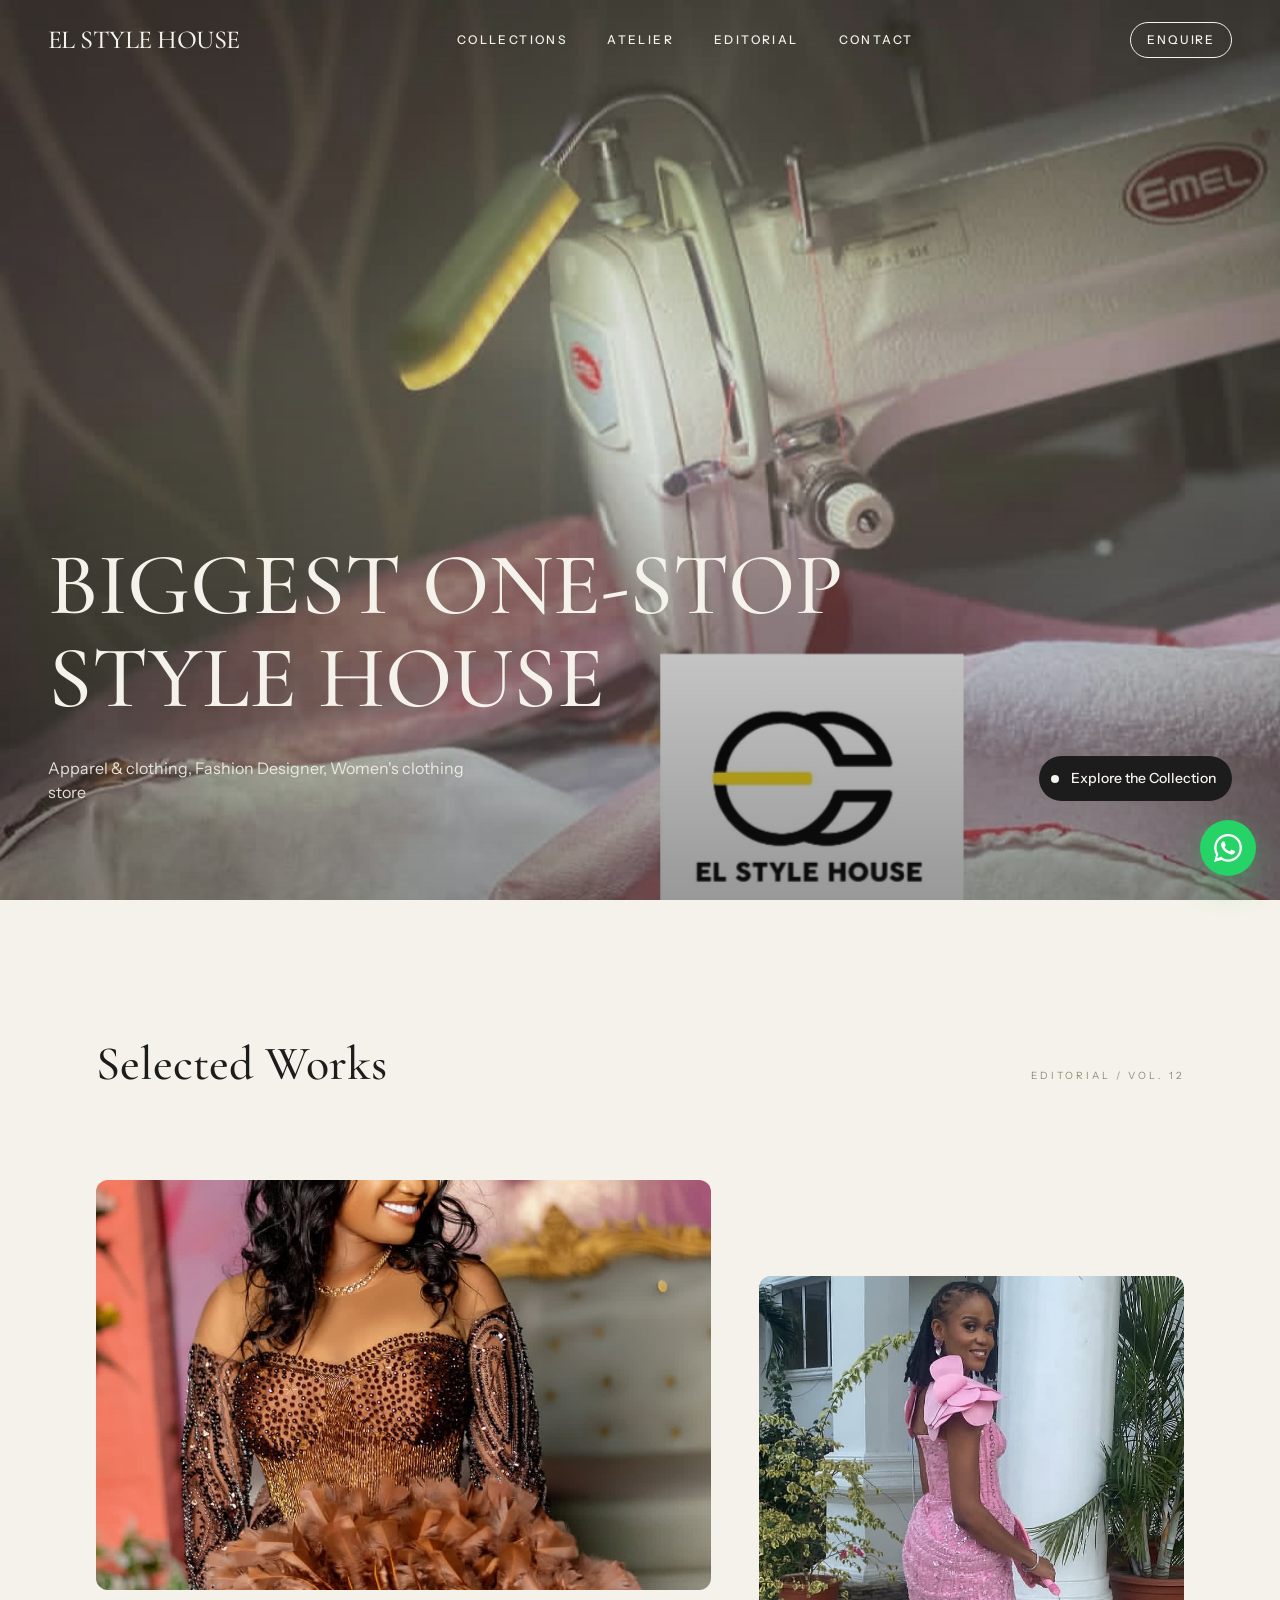
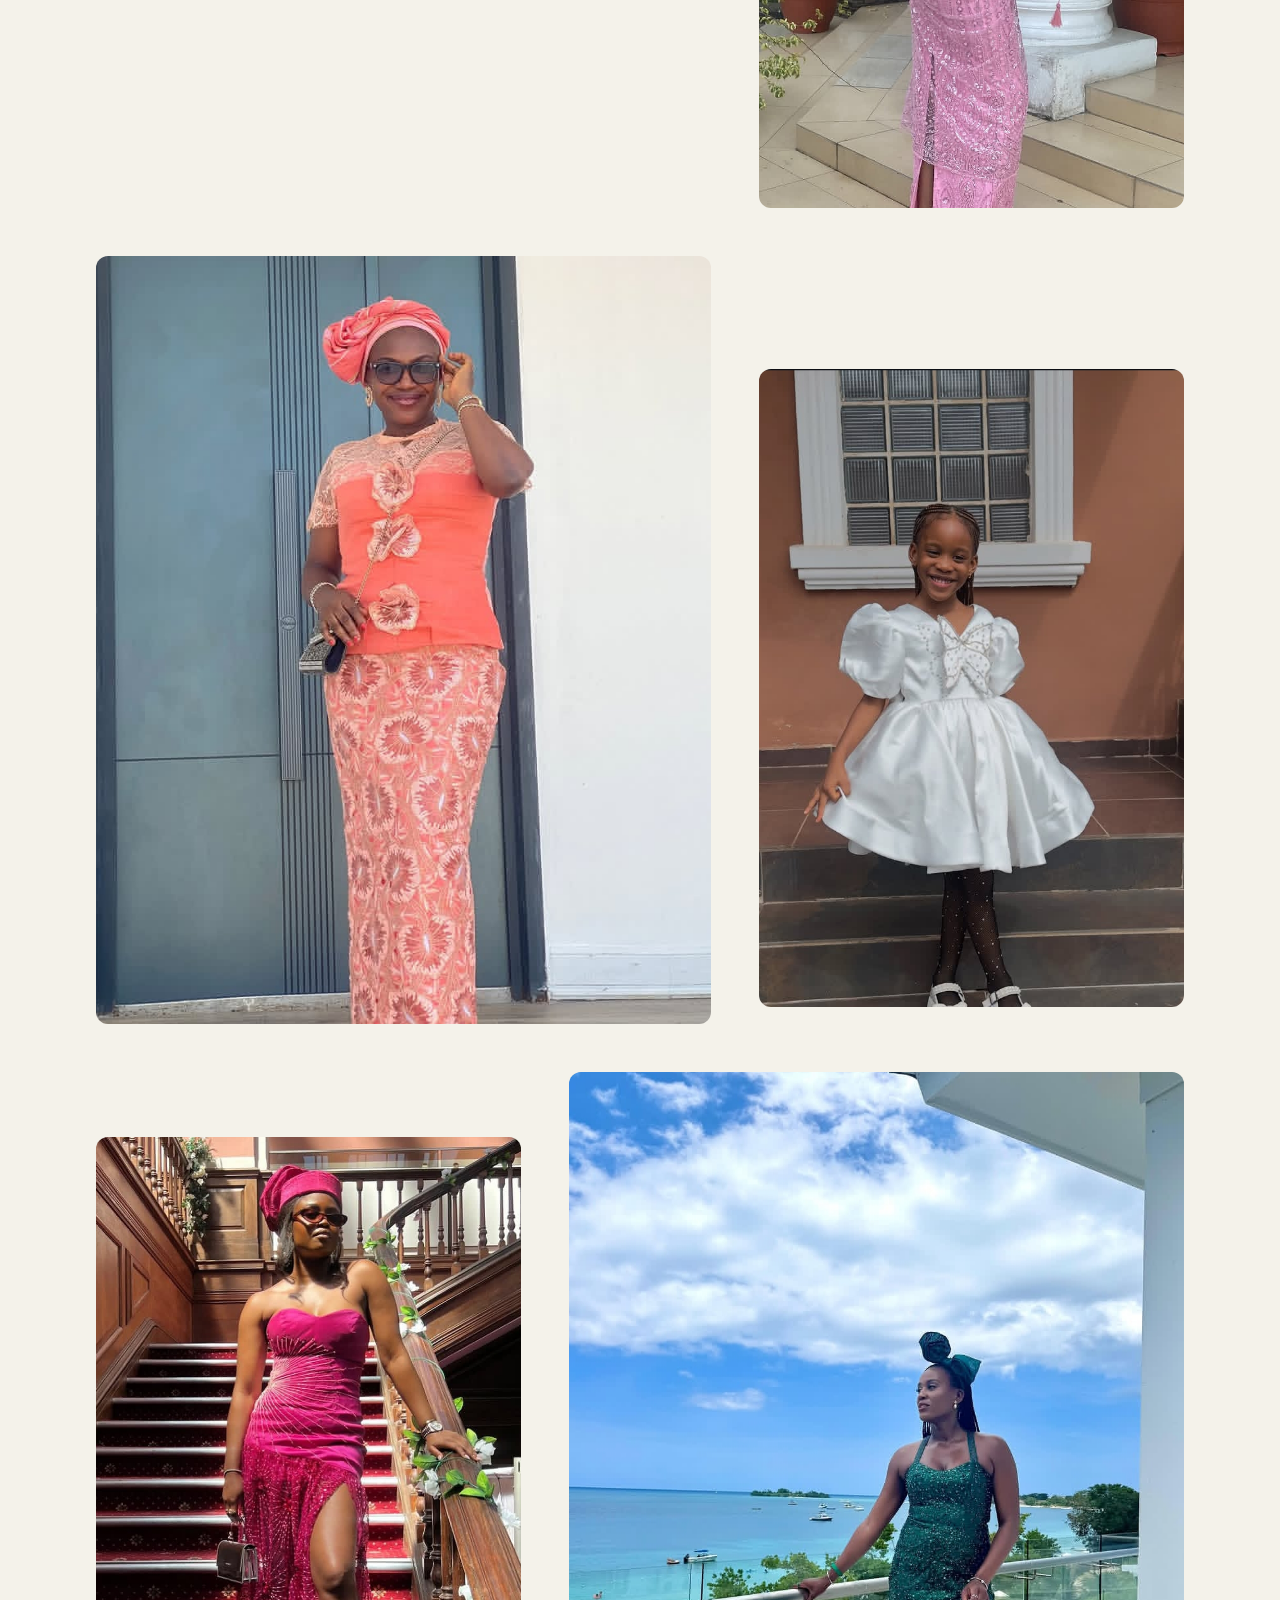
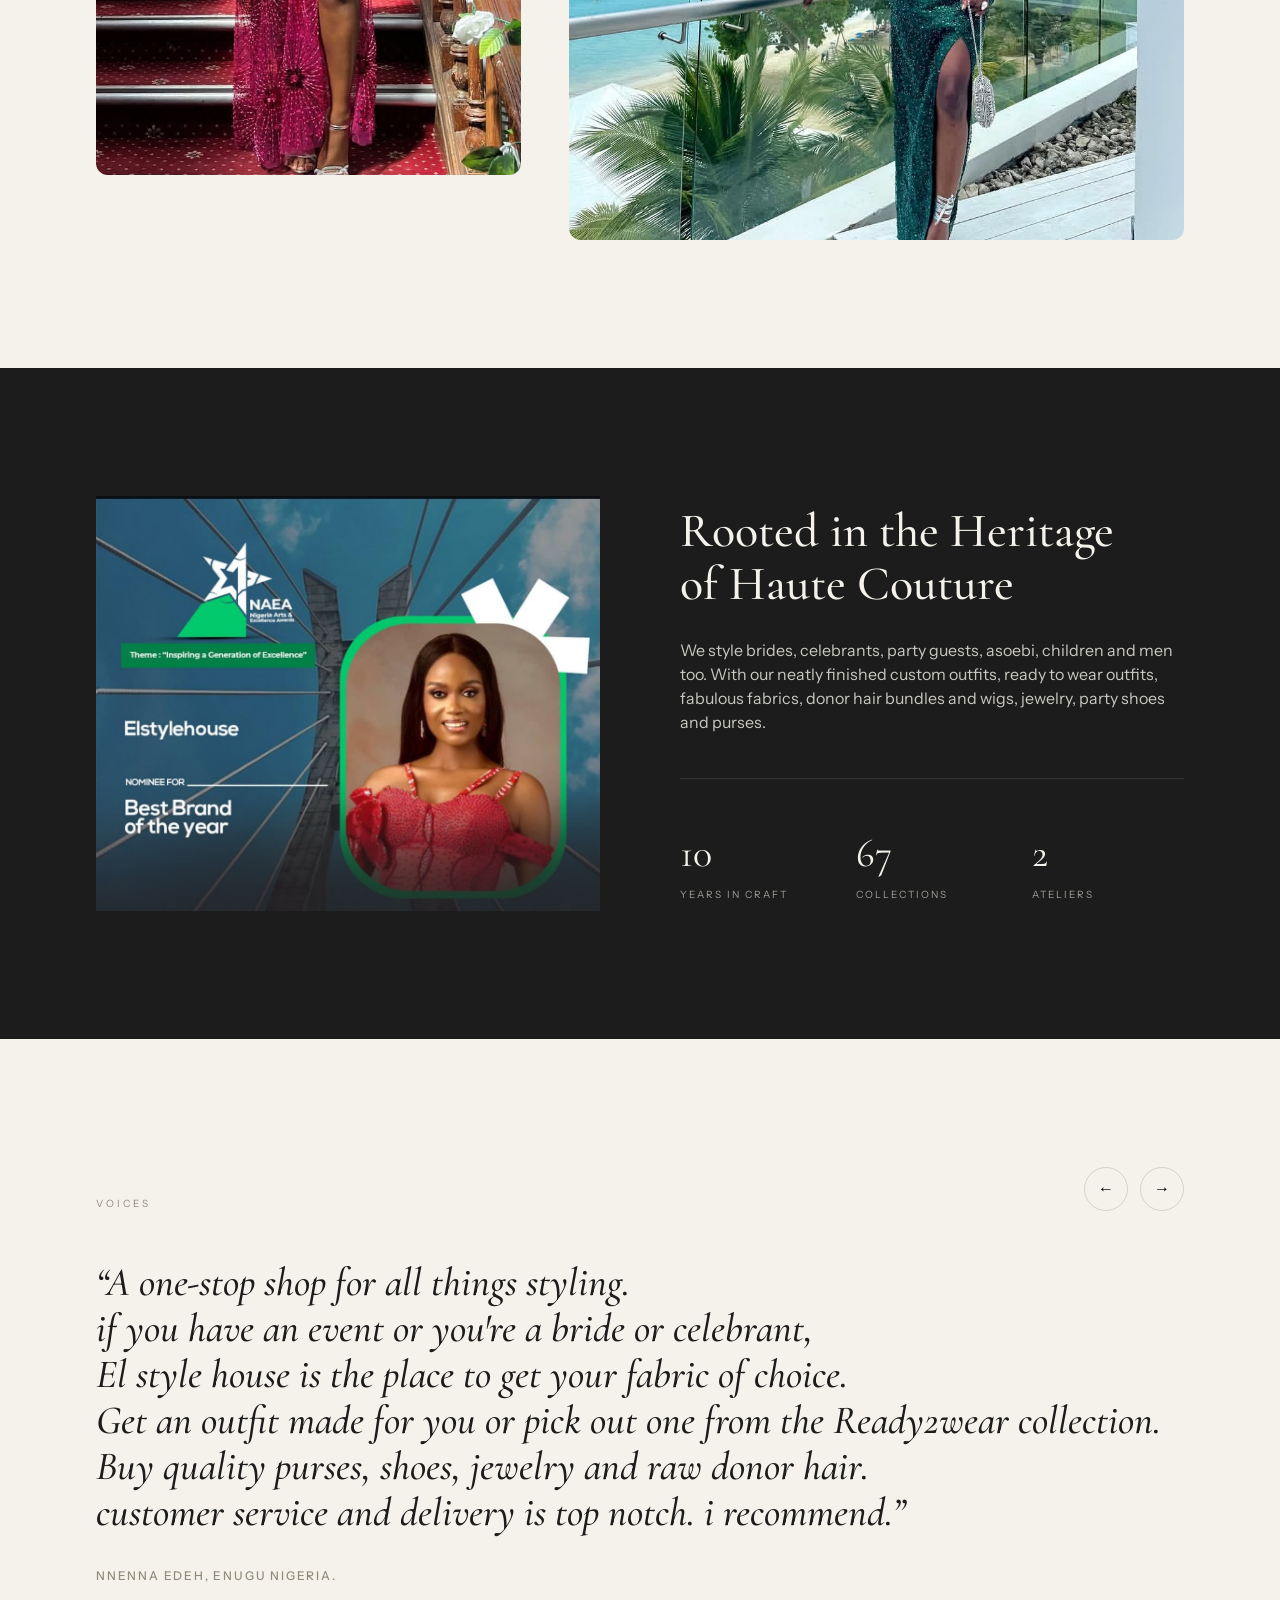
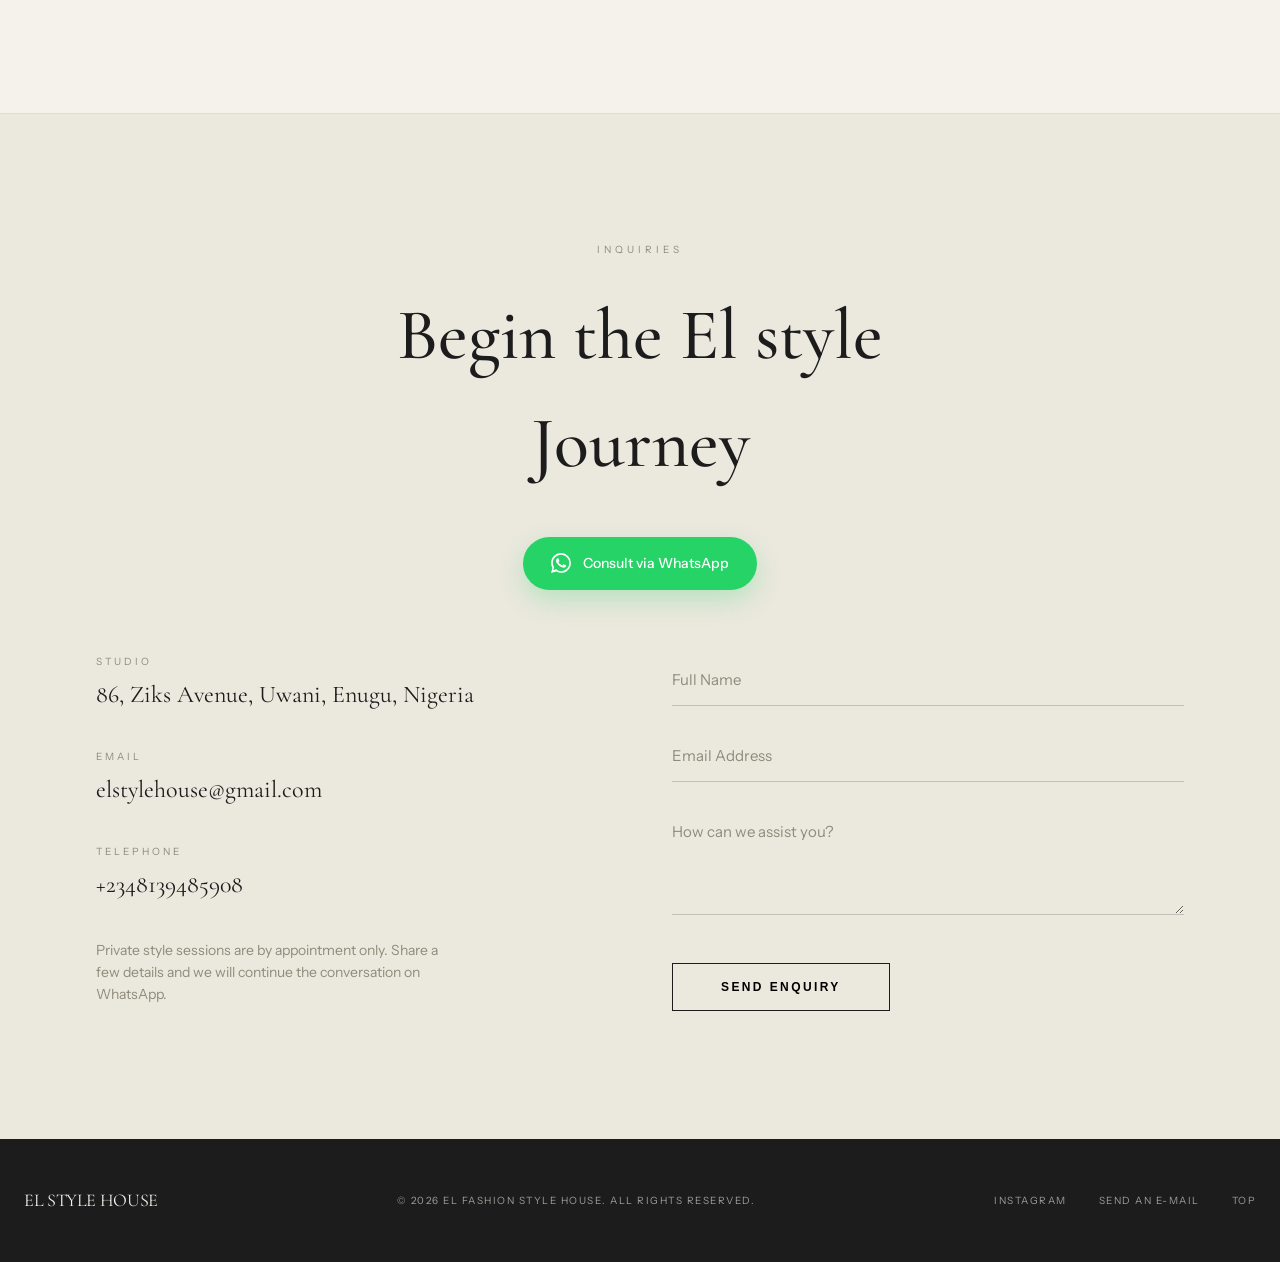
<file: index.html>
<!DOCTYPE html>
<html lang="en">
<head>
  <meta charset="UTF-8" />
  <meta name="viewport" content="width=device-width, initial-scale=1.0" />
  <title>EL STYLE HOUSE  — Biggest one-stop style house</title>
  <meta name="description" content="EL STYLE HOUSE is a luxury fashion atelier crafting modern couture by hand. Explore selected works, our story, and book a private appointment." />
  <meta property="og:title" content="EL STYLE HOUSE  — Biggest one-stop style house" />
  <meta property="og:description" content="A luxury fashion atelier crafting modern couture by hand. Explore selected works and book a private appointment." />
  <meta property="og:type" content="website" />
  <link rel="preconnect" href="https://fonts.googleapis.com" />
  <link rel="preconnect" href="https://fonts.gstatic.com" crossorigin />
  <link href="https://fonts.googleapis.com/css2?family=Cormorant+Garamond:ital,wght@0,400;0,500;1,400&family=Instrument+Sans:wght@400;500;600;700&display=swap" rel="stylesheet" />
  <link rel="stylesheet" href="styles.css" />
</head>
<body>
  <!-- ============ NAVBAR ============ -->
  <header id="navbar" class="navbar">
    <nav class="nav">
      <a href="#top" class="brand" data-brand>EL STYLE HOUSE </a>
      <div class="nav-links">
        <a href="collections.html">Collections</a>
        <a href="#about">Atelier</a>
        <a href="#testimonials">Editorial</a>
        <a href="#contact">Contact</a>
      </div>
      <a href="https://wa.me/2348139485908" class="nav-enquire" data-wa>Enquire</a>
      <button id="menuToggle" class="menu-toggle" aria-label="Toggle menu">
        <span></span><span></span><span></span>
      </button>
    </nav>
    <div id="mobileMenu" class="mobile-menu">
      <a href="collections.html">Collections</a>
      <a href="#about">Atelier</a>
      <a href="#testimonials">Editorial</a>
      <a href="#contact">Contact</a>
      <a href="https://wa.me/2348139485908" class="mobile-enquire" data-wa>Enquire via WhatsApp</a>
    </div>
  </header>

  <main>
    <!-- ============ HERO ============ -->
    <section id="top" class="hero">
      <div class="hero-bg">
        <img id="heroImg" src="logo.jpg" alt="High-end silk fabric draped over a sculptural chair in a sunlit Parisian studio" />
        <div class="hero-overlay"></div>
      </div>
      <div class="hero-content">
        <h1 class="hero-title">BIGGEST ONE-STOP  <br /> STYLE HOUSE</h1>
        <div class="hero-row">
          <p> Apparel & clothing, Fashion Designer, Women's clothing store</p>
          <a href="collections.html" class="hero-cta"><span class="dot"></span> Explore the Collection</a>
        </div>
      </div>
    </section>

    <!-- ============ WORKS ============ -->
    <section id="works" class="works">
      <div class="container">
        <div class="works-head reveal">
          <h2>Selected Works</h2>
          <span class="eyebrow">Editorial / Vol. 12</span>
        </div>

        <div class="works-grid">
          <div class="reveal col-7">
            <figure class="zoom"><img src="eighth.jpg" alt="Extreme close up of gold embroidery on charcoal wool" loading="lazy" /></figure>
          </div>
          <div class="reveal col-5 offset-top">
            <figure class="zoom"><img src="second.jpg" alt="Model wearing a beige structured tailored coat" loading="lazy" /></figure>
          </div>
        </div>

        <div class="works-grid">
          <div class="reveal col-7">
            <figure class="zoom"><img src="forth.jpg" alt="Extreme close up of gold embroidery on charcoal wool" loading="lazy" /></figure>
          </div>
          <div class="reveal col-5 offset-top">
            <figure class="zoom"><img src="fifth.jpg" alt="Model wearing a beige structured tailored coat" loading="lazy" /></figure>
          </div>
        </div>

        <div class="works-grid">
          <div class="reveal col-5">
            <figure class="zoom"><img src="sixth.jpg" alt="Model in a flowing ivory silk evening gown in a stone interior" loading="lazy" /></figure>
          </div>
          <div class="reveal col-7">
            <figure class="zoom"><img src="seventh.jpg" alt="Model in a sharply tailored black suit against brutalist concrete" loading="lazy" /></figure>
          </div>
        </div>
      </div>
    </section>

    <!-- ============ ABOUT ============ -->
    <section id="about" class="about">
      <div class="container about-grid">
        <div class="reveal about-text">
          <h2>Rooted in the Heritage <br class="dk" /> of Haute Couture</h2>
          <p>We style brides, celebrants, party guests, asoebi, children and men too. With our neatly finished custom outfits, ready to wear outfits, fabulous fabrics, donor hair bundles and wigs, jewelry, party shoes and purses.</p>
          <div class="stats">
            <div><div class="stat-num" data-count="12">0</div><div class="stat-label">Years in Craft</div></div>
            <div><div class="stat-num" data-count="80">0</div><div class="stat-label">Collections</div></div>
            <div><div class="stat-num" data-count="2">0</div><div class="stat-label">Ateliers</div></div>
          </div>
        </div>
        <div class="reveal " style="border-radius: 20px;">
          <figure><img src="last.jpg" alt="A tailor's hands working with fine linen on a couture garment" loading="lazy" /></figure>
        </div>
      </div>
    </section>

    <!-- ============ TESTIMONIALS ============ -->
    <section id="testimonials" class="testimonials">
      <div class="container">
        <div class="reveal test-head">
          <span class="eyebrow">Voices</span>
          <div class="test-nav">
            <button id="testPrev" aria-label="Previous testimonial">&larr;</button>
            <button id="testNext" aria-label="Next testimonial">&rarr;</button>
          </div>
        </div>
        <div id="testTrack" class="test-track">
          <figure>
            <blockquote>&ldquo;A one-stop shop for all things styling.<br>
              if you have an event or you're a bride or celebrant,<br>
               El style house is the place to get your fabric of choice.<br>
               Get an outfit made for you or pick out one from the Ready2wear collection.<br>
               Buy quality purses, shoes, jewelry and raw donor hair.<br>
               customer service and delivery is top notch. i recommend.&rdquo;</blockquote>
            <figcaption>nnenna Edeh, Enugu Nigeria.</figcaption>
          </figure>
          <figure>
            <blockquote>&ldquo;A masterclass in restraint.<br>
               Every piece feels essential, <br>
               stripped of noise but rich in substance.&rdquo;</blockquote>
            <figcaption>okike Michael, Ebonyi Nigeria</figcaption>
          </figure>
          <figure>
            <blockquote>&ldquo;They don't design clothes;<br>
               they construct identities.<br>
                The bespoke tailoring is simply without equal.&rdquo;</blockquote>
            <figcaption>Macauley chukwuyenum, Ebonyi Nigeria</figcaption>
          </figure>
        </div>
      </div>
    </section>

    <!-- ============ CONTACT ============ -->
    <section id="contact" class="contact">
      <div class="container">
        <div class="reveal contact-head">
          <span class="eyebrow">Inquiries</span>
          <h2>Begin the El style Journey</h2>
          <a href="https://wa.me/2348139485908" class="wa-btn" data-wa>
            <svg viewBox="0 0 24 24" fill="currentColor" aria-hidden="true"><path d="M.057 24l1.687-6.163a11.867 11.867 0 01-1.587-5.946C.16 5.335 5.495 0 12.05 0a11.82 11.82 0 018.413 3.488 11.824 11.824 0 013.48 8.414c-.003 6.557-5.338 11.892-11.893 11.892a11.9 11.9 0 01-5.688-1.448L.057 24zm6.597-3.807c1.676.995 3.276 1.591 5.392 1.592 5.448 0 9.886-4.434 9.889-9.885.002-5.462-4.415-9.89-9.881-9.892-5.452 0-9.887 4.434-9.889 9.884a9.86 9.86 0 001.51 5.26l-.999 3.648 3.978-1.607zm11.387-5.464c-.074-.124-.272-.198-.57-.347-.297-.149-1.758-.868-2.031-.967-.272-.099-.47-.149-.669.149-.198.297-.768.967-.941 1.165-.173.198-.347.223-.644.074-.297-.149-1.255-.462-2.39-1.475-.883-.788-1.48-1.761-1.653-2.059-.173-.297-.018-.458.13-.606.134-.133.297-.347.446-.521.151-.172.2-.296.3-.495.099-.198.05-.372-.025-.521-.075-.148-.669-1.611-.916-2.206-.242-.579-.487-.501-.669-.51l-.57-.01c-.198 0-.52.074-.792.372s-1.04 1.016-1.04 2.479 1.065 2.876 1.213 3.074c.149.198 2.095 3.2 5.076 4.487.709.306 1.263.489 1.694.626.712.226 1.36.194 1.872.118.571-.085 1.758-.719 2.006-1.413.248-.695.248-1.29.173-1.414z"/></svg>
            Consult via WhatsApp
          </a>
        </div>

        <div class="contact-grid">
          <div class="reveal contact-info">
            <div><p class="label">Studio</p><p class="value" data-address></p></div>
            <div><p class="label">Email</p><a class="value" data-email></a></div>
            <div><p class="label">Telephone</p><p class="value" data-phone></p></div>
            <p class="contact-note">Private style sessions are by appointment only. Share a few details and we will continue the conversation on WhatsApp.</p>
          </div>
          <div class="reveal">
            <form id="contactForm" class="contact-form">
              <input type="text" id="cName" placeholder="Full Name" />
              <input type="email" id="cEmail" placeholder="Email Address" />
              <textarea id="cMessage" rows="4" placeholder="How can we assist you?"></textarea>
              <button type="submit">Send Enquiry</button>
            </form>
          </div>
        </div>
      </div>
    </section>
  </main>

  <!-- ============ FOOTER ============ -->
  <footer class="footer">
    <div class="footer-inner">
      <span class="footer-brand" data-brand>EL FASHION STYLE HOUSE</span>
      <span>&copy; <span id="year"></span> El fashion style house. All rights reserved.</span>
      <div class="footer-links">
        <a data-instagram target="_blank" rel="noopener noreferrer">Instagram</a>
        <a data-email-link>send an e-mail</a>
        <a href="#top">Top</a>
      </div>
    </div>
  </footer>

  <!-- ============ FLOATING WHATSAPP ============ -->
  <a href="https://wa.me/2348139485908" class="float-wa" data-wa aria-label="Chat on WhatsApp">
    <svg viewBox="0 0 24 24" fill="currentColor" aria-hidden="true"><path d="M.057 24l1.687-6.163a11.867 11.867 0 01-1.587-5.946C.16 5.335 5.495 0 12.05 0a11.82 11.82 0 018.413 3.488 11.824 11.824 0 013.48 8.414c-.003 6.557-5.338 11.892-11.893 11.892a11.9 11.9 0 01-5.688-1.448L.057 24zm6.597-3.807c1.676.995 3.276 1.591 5.392 1.592 5.448 0 9.886-4.434 9.889-9.885.002-5.462-4.415-9.89-9.881-9.892-5.452 0-9.887 4.434-9.889 9.884a9.86 9.86 0 001.51 5.26l-.999 3.648 3.978-1.607zm11.387-5.464c-.074-.124-.272-.198-.57-.347-.297-.149-1.758-.868-2.031-.967-.272-.099-.47-.149-.669.149-.198.297-.768.967-.941 1.165-.173.198-.347.223-.644.074-.297-.149-1.255-.462-2.39-1.475-.883-.788-1.48-1.761-1.653-2.059-.173-.297-.018-.458.13-.606.134-.133.297-.347.446-.521.151-.172.2-.296.3-.495.099-.198.05-.372-.025-.521-.075-.148-.669-1.611-.916-2.206-.242-.579-.487-.501-.669-.51l-.57-.01c-.198 0-.52.074-.792.372s-1.04 1.016-1.04 2.479 1.065 2.876 1.213 3.074c.149.198 2.095 3.2 5.076 4.487.709.306 1.263.489 1.694.626.712.226 1.36.194 1.872.118.571-.085 1.758-.719 2.006-1.413.248-.695.248-1.29.173-1.414z"/></svg>
  </a>

  <div id="toast" class="toast"></div>

  <script src="main.js"></script>
</body>
</html>
</file>
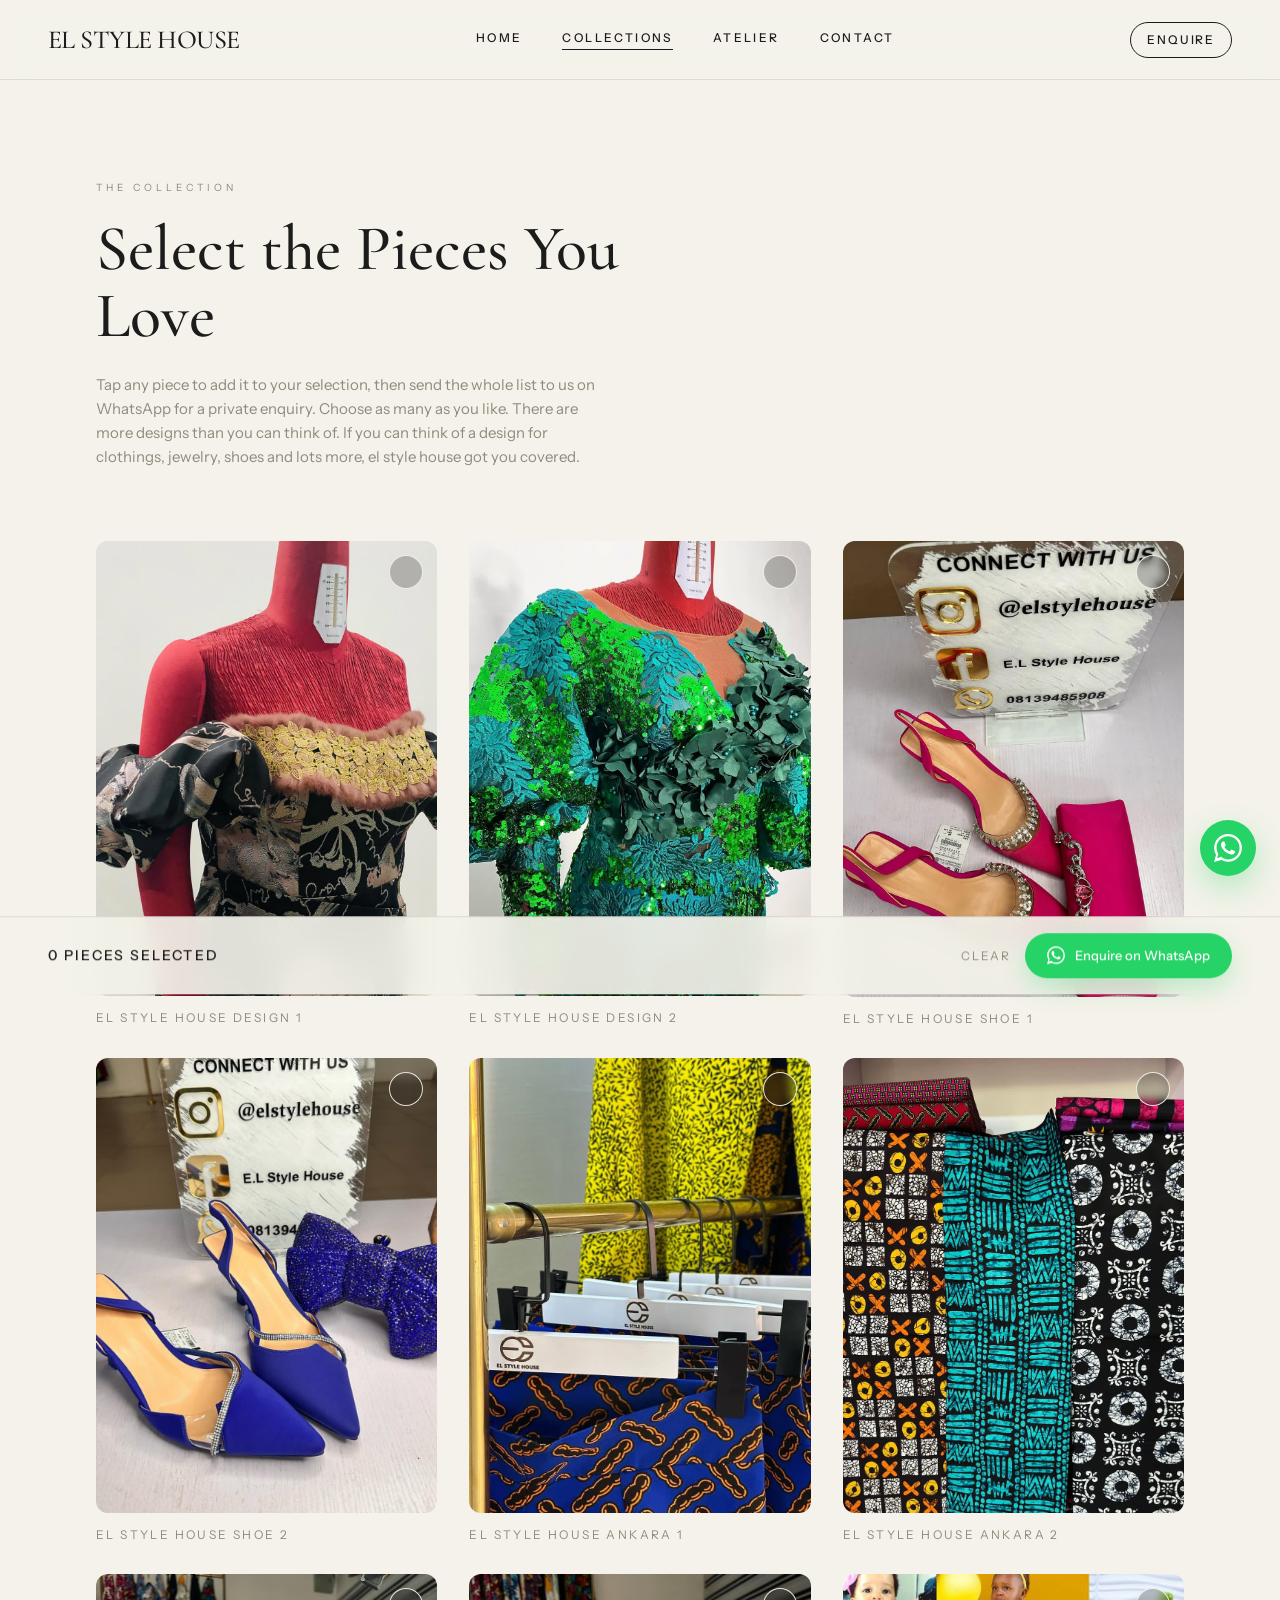
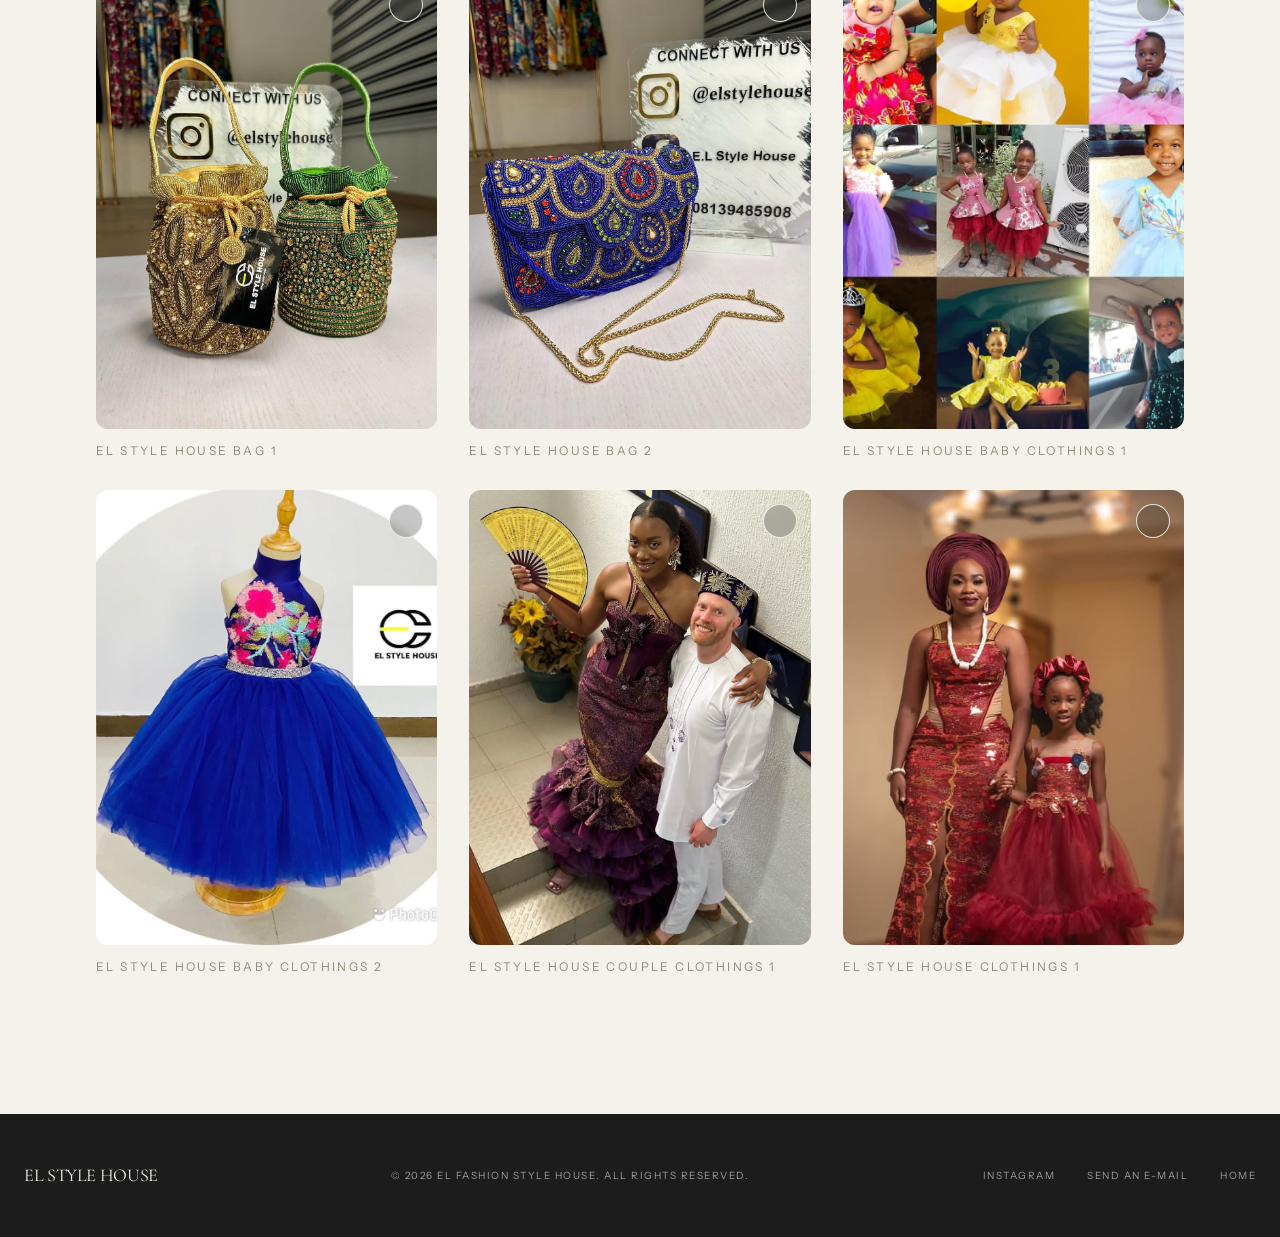
<file: collections.html>
<!DOCTYPE html>
<html lang="en">
<head>
  <meta charset="UTF-8" />
  <meta name="viewport" content="width=device-width, initial-scale=1.0" />
  <title>The Collection — EL STYLE HOUSE</title>
  <meta name="description" content="Browse the EL STYLE HOUSE collection. Select the pieces you love and send your selection to us on WhatsApp for a private enquiry." />
  <meta property="og:title" content="The Collection — EL STYLE HOUSE" />
  <meta property="og:description" content="Browse the EL STYLE HOUSE collection and send your selection to us on WhatsApp." />
  <meta property="og:type" content="website" />
  <link rel="preconnect" href="https://fonts.googleapis.com" />
  <link rel="preconnect" href="https://fonts.gstatic.com" crossorigin />
  <link href="https://fonts.googleapis.com/css2?family=Cormorant+Garamond:ital,wght@0,400;0,500;1,400&family=Instrument+Sans:wght@400;500;600;700&display=swap" rel="stylesheet" />
  <link rel="stylesheet" href="styles.css" />
</head>
<body class="collections-page">
  <!-- ============ NAVBAR ============ -->
  <header id="navbar" class="navbar scrolled">
    <nav class="nav">
      <a href="index.html#top" class="brand" data-brand>EL STYLE HOUSE</a>
      <div class="nav-links">
        <a href="index.html#top">Home</a>
        <a href="collections.html" class="active">Collections</a>
        <a href="index.html#about">Atelier</a>
        <a href="index.html#contact">Contact</a>
      </div>
      <a href="https://wa.me/2348139485908" class="nav-enquire" data-wa>Enquire</a>
      <button id="menuToggle" class="menu-toggle" aria-label="Toggle menu">
        <span></span><span></span><span></span>
      </button>
    </nav>
    <div id="mobileMenu" class="mobile-menu">
      <a href="index.html#top">Home</a>
      <a href="collections.html">Collections</a>
      <a href="index.html#about">Atelier</a>
      <a href="index.html#contact">Contact</a>
      <a href="https://wa.me/2348139485908" class="mobile-enquire" data-wa>Enquire via WhatsApp</a>
    </div>
  </header>

  <main>
    <!-- ============ COLLECTION HEADER ============ -->
    <section class="collection-intro">
      <div class="container">
        <span class="eyebrow reveal">The Collection</span>
        <h1 class="reveal">Select the Pieces You Love</h1>
        <p class="collection-lead reveal">Tap any piece to add it to your selection, then send the whole list to us on WhatsApp for a private enquiry. Choose as many as you like. There are more designs than you can think of. If you can think of a design for clothings, jewelry, shoes and lots more, el style house got you covered.</p>
      </div>
    </section>

    <!-- ============ GALLERY ============ -->
    <section class="collection-section">
      <div class="container">
        <div id="collectionGrid" class="collection-grid">
          <button class="piece reveal" type="button" data-piece="design">
            <figure class="piece-media"><img src="col1.jpg" alt="Floral sequinned long-sleeve gown on display" loading="lazy" /></figure>
            <span class="piece-check" aria-hidden="true"></span>
            <span class="piece-label">el style house Design 1</span>
          </button>
          <button class="piece reveal" type="button" data-piece="design">
            <figure class="piece-media"><img src="col2.jpg" alt="Pink sequinned dress with floral shoulder detail" loading="lazy" /></figure>
            <span class="piece-check" aria-hidden="true"></span>
            <span class="piece-label">el style house Design 2</span>
          </button>
          <button class="piece reveal" type="button" data-piece="shoe">
            <figure class="piece-media"><img src="col3.jpg" alt="Coral lace blouse and skirt with matching gele" loading="lazy" /></figure>
            <span class="piece-check" aria-hidden="true"></span>
            <span class="piece-label">el style house shoe 1</span>
          </button>
          <button class="piece reveal" type="button" data-piece="shoe">
            <figure class="piece-media"><img src="col4.jpg" alt="White satin puff-sleeve party dress for children" loading="lazy" /></figure>
            <span class="piece-check" aria-hidden="true"></span>
            <span class="piece-label">el style house shoe 2</span>
          </button>
          <button class="piece reveal" type="button" data-piece="ankara design">
            <figure class="piece-media"><img src="col5.jpg" alt="Magenta sequinned gown with matching gele" loading="lazy" /></figure>
            <span class="piece-check" aria-hidden="true"></span>
            <span class="piece-label">el style house ankara 1</span>
          </button>
          <button class="piece reveal" type="button" data-piece="ankara design">
            <figure class="piece-media"><img src="col6.jpg" alt="Emerald green sequinned gown with head wrap" loading="lazy" /></figure>
            <span class="piece-check" aria-hidden="true"></span>
            <span class="piece-label">el style house ankara 2</span>
          </button>
          <button class="piece reveal" type="button" data-piece="bag">
            <figure class="piece-media"><img src="col7.jpg" alt="Brown beaded gown with feather skirt" loading="lazy" /></figure>
            <span class="piece-check" aria-hidden="true"></span>
            <span class="piece-label">el style house bag 1</span>
          </button>
          <button class="piece reveal" type="button" data-piece="bag">
            <figure class="piece-media"><img src="col8.jpg" alt="Pink crystal-embellished mermaid gown" loading="lazy" /></figure>
            <span class="piece-check" aria-hidden="true"></span>
            <span class="piece-label">el style house bag 2</span>
          </button>
          <button class="piece reveal" type="button" data-piece="baby clothings">
            <figure class="piece-media"><img src="col9.jpg" alt="EL STYLE HOUSE brand feature in red beaded gown" loading="lazy" /></figure>
            <span class="piece-check" aria-hidden="true"></span>
            <span class="piece-label">el style house baby clothings 1</span>
          </button>
          <button class="piece reveal" type="button" data-piece="baby clothings">
            <figure class="piece-media"><img src="col10.jpg" alt="EL STYLE HOUSE brand feature in red beaded gown" loading="lazy" /></figure>
            <span class="piece-check" aria-hidden="true"></span>
            <span class="piece-label">el style house baby clothings 2</span>
          </button>
          <button class="piece reveal" type="button" data-piece="couple clothings">
            <figure class="piece-media"><img src="col11.jpg" alt="EL STYLE HOUSE brand feature in red beaded gown" loading="lazy" /></figure>
            <span class="piece-check" aria-hidden="true"></span>
            <span class="piece-label">el style house couple clothings 1</span>
          </button>
          <button class="piece reveal" type="button" data-piece="design">
            <figure class="piece-media"><img src="col12.jpg" alt="EL STYLE HOUSE brand feature in red beaded gown" loading="lazy" /></figure>
            <span class="piece-check" aria-hidden="true"></span>
            <span class="piece-label">el style house clothings 1</span>
          </button>
        </div>
      </div>
    </section>
  </main>

  <!-- ============ FOOTER ============ -->
  <footer class="footer">
    <div class="footer-inner">
      <span class="footer-brand" data-brand>EL STYLE HOUSE</span>
      <span>&copy; <span id="year"></span> El fashion style house. All rights reserved.</span>
      <div class="footer-links">
        <a data-instagram target="_blank" rel="noopener noreferrer">Instagram</a>
        <a data-email-link>send an e-mail</a>
        <a href="index.html#top">Home</a>
      </div>
    </div>
  </footer>

  <!-- ============ SELECTION ACTION BAR ============ -->
  <div id="selectBar" class="select-bar">
    <div class="select-bar-inner">
      <span id="selectCount" class="select-count">0 pieces selected</span>
      <div class="select-actions">
        <button id="clearSelect" class="select-clear" type="button">Clear</button>
        <a id="enquireSelect" class="select-enquire" href="#" target="_blank" rel="noopener noreferrer">
          <svg viewBox="0 0 24 24" fill="currentColor" aria-hidden="true"><path d="M.057 24l1.687-6.163a11.867 11.867 0 01-1.587-5.946C.16 5.335 5.495 0 12.05 0a11.82 11.82 0 018.413 3.488 11.824 11.824 0 013.48 8.414c-.003 6.557-5.338 11.892-11.893 11.892a11.9 11.9 0 01-5.688-1.448L.057 24zm6.597-3.807c1.676.995 3.276 1.591 5.392 1.592 5.448 0 9.886-4.434 9.889-9.885.002-5.462-4.415-9.89-9.881-9.892-5.452 0-9.887 4.434-9.889 9.884a9.86 9.86 0 001.51 5.26l-.999 3.648 3.978-1.607zm11.387-5.464c-.074-.124-.272-.198-.57-.347-.297-.149-1.758-.868-2.031-.967-.272-.099-.47-.149-.669.149-.198.297-.768.967-.941 1.165-.173.198-.347.223-.644.074-.297-.149-1.255-.462-2.39-1.475-.883-.788-1.48-1.761-1.653-2.059-.173-.297-.018-.458.13-.606.134-.133.297-.347.446-.521.151-.172.2-.296.3-.495.099-.198.05-.372-.025-.521-.075-.148-.669-1.611-.916-2.206-.242-.579-.487-.501-.669-.51l-.57-.01c-.198 0-.52.074-.792.372s-1.04 1.016-1.04 2.479 1.065 2.876 1.213 3.074c.149.198 2.095 3.2 5.076 4.487.709.306 1.263.489 1.694.626.712.226 1.36.194 1.872.118.571-.085 1.758-.719 2.006-1.413.248-.695.248-1.29.173-1.414z"/></svg>
          <span class="enq-full">Enquire on WhatsApp</span><span class="enq-short">Enquire</span>
        </a>
      </div>
    </div>
  </div>

  <!-- ============ FLOATING WHATSAPP ============ -->
  <a href="https://wa.me/2348139485908" class="float-wa" data-wa aria-label="Chat on WhatsApp">
    <svg viewBox="0 0 24 24" fill="currentColor" aria-hidden="true"><path d="M.057 24l1.687-6.163a11.867 11.867 0 01-1.587-5.946C.16 5.335 5.495 0 12.05 0a11.82 11.82 0 018.413 3.488 11.824 11.824 0 013.48 8.414c-.003 6.557-5.338 11.892-11.893 11.892a11.9 11.9 0 01-5.688-1.448L.057 24zm6.597-3.807c1.676.995 3.276 1.591 5.392 1.592 5.448 0 9.886-4.434 9.889-9.885.002-5.462-4.415-9.89-9.881-9.892-5.452 0-9.887 4.434-9.889 9.884a9.86 9.86 0 001.51 5.26l-.999 3.648 3.978-1.607zm11.387-5.464c-.074-.124-.272-.198-.57-.347-.297-.149-1.758-.868-2.031-.967-.272-.099-.47-.149-.669.149-.198.297-.768.967-.941 1.165-.173.198-.347.223-.644.074-.297-.149-1.255-.462-2.39-1.475-.883-.788-1.48-1.761-1.653-2.059-.173-.297-.018-.458.13-.606.134-.133.297-.347.446-.521.151-.172.2-.296.3-.495.099-.198.05-.372-.025-.521-.075-.148-.669-1.611-.916-2.206-.242-.579-.487-.501-.669-.51l-.57-.01c-.198 0-.52.074-.792.372s-1.04 1.016-1.04 2.479 1.065 2.876 1.213 3.074c.149.198 2.095 3.2 5.076 4.487.709.306 1.263.489 1.694.626.712.226 1.36.194 1.872.118.571-.085 1.758-.719 2.006-1.413.248-.695.248-1.29.173-1.414z"/></svg>
  </a>

  <div id="toast" class="toast"></div>

  <script src="collections.js"></script>
</body>
</html>
</file>
<file: styles.css>
/* ============================================================
   AETERNA — Editorial Couture | Static stylesheet
   ============================================================ */
:root {
  --canvas: #f4f2ea;
  --canvas-soft: #f8f6ef;
  --ink: #1c1c1c;
  --muted-warm: #908b7c;
  --secondary: #ebe8de;
  --whatsapp: #25d366;
  --maxw: 1600px;
}

* { margin: 0; padding: 0; box-sizing: border-box; }

html { scroll-behavior: smooth; }

body {
  background: var(--canvas);
  color: var(--ink);
  font-family: "Instrument Sans", system-ui, sans-serif;
  -webkit-font-smoothing: antialiased;
  line-height: 1.5;
  overflow-x: hidden;
}

h1, h2, h3, blockquote { font-family: "Cormorant Garamond", serif; font-weight: 500; }

img { display: block; max-width: 100%; }

.container { width: 100%; max-width: var(--maxw); margin: 0 auto; padding: 0 24px; }
.eyebrow { font-size: 10px; text-transform: uppercase; letter-spacing: 0.3em; color: var(--muted-warm); }

/* ---------- Reveal animation ---------- */
.reveal { opacity: 0; transform: translateY(40px); transition: opacity 1s cubic-bezier(.16,1,.3,1), transform 1s cubic-bezier(.16,1,.3,1); }
.reveal.visible { opacity: 1; transform: translateY(0); }

/* ---------- Navbar ---------- */
.navbar { position: fixed; top: 0; left: 0; width: 100%; z-index: 50; color: var(--canvas); transition: background-color .5s, color .5s, border-color .5s; border-bottom: 1px solid transparent; }
.navbar.scrolled { background: rgba(244,242,234,.85); backdrop-filter: blur(12px); color: var(--ink); border-bottom: 1px solid rgba(28,28,28,.1); }
.nav { display: flex; align-items: center; justify-content: space-between; max-width: var(--maxw); margin: 0 auto; padding: 20px 24px; }
.brand { font-family: "Cormorant Garamond", serif; font-size: 26px; font-weight: 500; letter-spacing: -.02em; text-decoration: none; color: inherit; }
.nav-links { display: none; gap: 40px; font-size: 12px; font-weight: 500; text-transform: uppercase; letter-spacing: .2em; }
.nav-links a { color: inherit; text-decoration: none; transition: opacity .3s; }
.nav-links a:hover { opacity: .6; }
.nav-enquire { display: none; padding: 8px 16px; font-size: 12px; font-weight: 500; text-transform: uppercase; letter-spacing: .15em; border-radius: 999px; border: 1px solid currentColor; color: inherit; text-decoration: none; transition: background-color .3s, color .3s; }
.nav-enquire:hover { background: currentColor; }
.navbar.scrolled .nav-enquire:hover { color: var(--canvas); }
.navbar:not(.scrolled) .nav-enquire:hover { color: var(--ink); }
.menu-toggle { display: flex; flex-direction: column; gap: 5px; background: none; border: none; cursor: pointer; padding: 4px; }
.menu-toggle span { width: 24px; height: 2px; background: currentColor; transition: transform .3s, opacity .3s; }
.menu-toggle.open span:nth-child(1) { transform: translateY(7px) rotate(45deg); }
.menu-toggle.open span:nth-child(2) { opacity: 0; }
.menu-toggle.open span:nth-child(3) { transform: translateY(-7px) rotate(-45deg); }
.mobile-menu { display: none; flex-direction: column; gap: 24px; background: var(--canvas); color: var(--ink); padding: 32px 24px; border-top: 1px solid rgba(28,28,28,.1); font-size: 14px; text-transform: uppercase; letter-spacing: .2em; font-weight: 500; }
.mobile-menu.open { display: flex; }
.mobile-menu a { color: inherit; text-decoration: none; }
.mobile-enquire { background: var(--ink); color: var(--canvas) !important; padding: 14px 20px; border-radius: 999px; text-align: center; }

/* ---------- Hero ---------- */
.hero { position: relative; height: 100vh; display: flex; align-items: flex-end; padding: 0 24px 96px; overflow: hidden; }
.hero-bg { position: absolute; inset: 0; z-index: 0; overflow: hidden; }
.hero-bg img { width: 100%; height: 120%; object-fit: cover; will-change: transform; }
.hero-overlay { position: absolute; inset: 0; background: linear-gradient(to top, rgba(28,28,28,.45), rgba(28,28,28,.1) 50%, rgba(28,28,28,.25)); }
.hero-content { position: relative; z-index: 10; width: 100%; max-width: var(--maxw); margin: 0 auto; color: var(--canvas); }
.hero-title { font-size: 44px; line-height: 1.05; margin-bottom: 32px; max-width: 20ch; }
.hero-row { display: flex; flex-direction: column; gap: 28px; }
.hero-row p { max-width: 40ch; color: rgba(244,242,234,.9); }
.hero-cta { display: inline-flex; align-items: center; gap: 12px; align-self: flex-start; background: var(--ink); color: var(--canvas); padding: 12px 16px 12px 12px; border-radius: 999px; font-size: 14px; font-weight: 500; text-decoration: none; transition: box-shadow .5s; }
.hero-cta:hover { box-shadow: 0 0 0 2px rgba(244,242,234,.4); }
.hero-cta .dot { width: 8px; height: 8px; border-radius: 999px; background: var(--canvas); transition: transform .5s; }
.hero-cta:hover .dot { transform: scale(1.5); }

/* ---------- Works ---------- */
.works { padding: 96px 24px; }
.works-head { display: flex; flex-direction: column; gap: 16px; margin-bottom: 64px; }
.works-head h2 { font-size: 40px; max-width: 15ch; }
.works-grid { display: grid; grid-template-columns: 1fr; gap: 24px; }
.works-grid + .works-grid { margin-top: 24px; }
.zoom { overflow: hidden; border-radius: 12px; }
.zoom img { width: 100%; object-fit: cover; transition: transform 1.2s ease-out; }
.col-7 .zoom img { aspect-ratio: 4/5; }
.col-5 .zoom img { aspect-ratio: 2/3; }
.works-grid:nth-of-type(2) .col-5 .zoom img { aspect-ratio: 4/5; }
.works-grid:nth-of-type(2) .col-7 .zoom img { aspect-ratio: 3/2; }
.zoom:hover img { transform: scale(1.05); }

.work-cap { display: flex; align-items: flex-start; justify-content: space-between; margin-top: 16px; }
.work-cap h3 { font-size: 20px; }
.work-cap span { font-size: 12px; color: var(--muted-warm); }
.work-note { max-width: 35ch; font-size: 14px; color: var(--muted-warm); margin-top: 16px; }

/* ---------- About ---------- */
.about { background: var(--ink); color: var(--canvas); padding: 96px 24px; }
.about-grid { display: grid; grid-template-columns: 1fr; gap: 48px; align-items: center; }
.about-text h2 { font-size: 34px; line-height: 1.1; margin-bottom: 28px; }
.about-text > p { max-width: 56ch; color: rgba(244,242,234,.8); margin-bottom: 44px; }
.stats { display: grid; grid-template-columns: repeat(3, 1fr); gap: 24px; border-top: 1px solid rgba(244,242,234,.1); padding-top: 44px; }
.stat-num { font-family: "Cormorant Garamond", serif; font-size: 32px; margin-bottom: 4px; }
.stat-label { font-size: 10px; text-transform: uppercase; letter-spacing: .2em; opacity: .6; }
.about-img figure { overflow: hidden; border-radius: 12px; }
.about-img img { width: 100%; aspect-ratio: 4/5; object-fit: cover; }

/* ---------- Testimonials ---------- */
.testimonials { background: var(--canvas); padding: 96px 24px; overflow: hidden; }
.test-head { display: flex; align-items: flex-end; justify-content: space-between; margin-bottom: 48px; }
.test-nav { display: flex; gap: 12px; }
.test-nav button { width: 44px; height: 44px; display: grid; place-items: center; border-radius: 999px; border: 1px solid rgba(28,28,28,.15); background: none; cursor: pointer; font-size: 16px; transition: background-color .3s, color .3s; }
.test-nav button:hover { background: var(--ink); color: var(--canvas); }
.test-track { display: flex; gap: 48px; overflow-x: auto; scroll-snap-type: x mandatory; -ms-overflow-style: none; scrollbar-width: none; }
.test-track::-webkit-scrollbar { display: none; }
.test-track figure { min-width: 300px; flex-shrink: 0; scroll-snap-align: center; }
.test-track blockquote { font-size: 28px; font-style: italic; line-height: 1.15; margin-bottom: 32px; }
.test-track figcaption { font-size: 12px; font-weight: 500; text-transform: uppercase; letter-spacing: .15em; color: var(--muted-warm); }

/* ---------- Contact ---------- */
.contact { background: var(--secondary); border-top: 1px solid rgba(28,28,28,.05); padding: 96px 24px; }
.contact-head { display: flex; flex-direction: column; align-items: center; text-align: center; margin-bottom: 64px; }
.contact-head .eyebrow { letter-spacing: .4em; margin-bottom: 24px; }
.contact-head h2 { font-size: 44px; max-width: 16ch; margin-bottom: 40px; }
.wa-btn { display: inline-flex; align-items: center; gap: 12px; background: var(--whatsapp); color: #fff; padding: 16px 28px; border-radius: 999px; font-size: 14px; font-weight: 500; text-decoration: none; box-shadow: 0 10px 25px rgba(37,211,102,.25); transition: transform .3s; }
.wa-btn:hover { transform: scale(1.03); }
.wa-btn svg { width: 20px; height: 20px; }
.contact-grid { display: grid; grid-template-columns: 1fr; gap: 48px; }
.contact-info { display: flex; flex-direction: column; gap: 36px; }
.contact-info .label { font-size: 10px; text-transform: uppercase; letter-spacing: .3em; color: var(--muted-warm); margin-bottom: 8px; }
.contact-info .value { font-family: "Cormorant Garamond", serif; font-size: 24px; color: var(--ink); text-decoration: none; }
a.value:hover { text-decoration: underline; text-underline-offset: 4px; }
.contact-note { max-width: 40ch; font-size: 14px; color: var(--muted-warm); line-height: 1.6; }
.contact-form { display: flex; flex-direction: column; gap: 24px; }
.contact-form input, .contact-form textarea { border: none; border-bottom: 1px solid rgba(28,28,28,.2); background: transparent; padding: 16px 0; font-family: inherit; font-size: 15px; color: var(--ink); outline: none; transition: border-color .3s; resize: vertical; }
.contact-form input::placeholder, .contact-form textarea::placeholder { color: var(--muted-warm); }
.contact-form input:focus, .contact-form textarea:focus { border-color: var(--ink); }
.contact-form button { align-self: flex-start; margin-top: 24px; border: 1px solid var(--ink); background: none; padding: 16px 48px; font-size: 12px; font-weight: 700; text-transform: uppercase; letter-spacing: .2em; cursor: pointer; transition: background-color .3s, color .3s; }
.contact-form button:hover { background: var(--ink); color: var(--canvas); }

/* ---------- Footer ---------- */
.footer { background: var(--ink); color: var(--canvas); padding: 48px 24px; }
.footer-inner { display: flex; flex-direction: column; align-items: center; gap: 24px; max-width: var(--maxw); margin: 0 auto; font-size: 10px; text-transform: uppercase; letter-spacing: .15em; color: rgba(244,242,234,.6); text-align: center; }
.footer-brand { font-family: "Cormorant Garamond", serif; font-size: 18px; text-transform: none; letter-spacing: -.02em; color: var(--canvas); }
.footer-links { display: flex; gap: 32px; }
.footer-links a { color: inherit; text-decoration: none; cursor: pointer; }
.footer-links a:hover { color: var(--canvas); }

/* ---------- Floating WhatsApp ---------- */
.float-wa { position: fixed; bottom: 24px; right: 24px; z-index: 50; width: 56px; height: 56px; display: grid; place-items: center; border-radius: 999px; background: var(--whatsapp); color: #fff; box-shadow: 0 12px 30px rgba(37,211,102,.3); transition: transform .3s; }
.float-wa:hover { transform: scale(1.1); }
.float-wa svg { width: 28px; height: 28px; }

/* ---------- Toast ---------- */
.toast { position: fixed; bottom: 24px; left: 50%; transform: translateX(-50%) translateY(20px); background: var(--ink); color: var(--canvas); padding: 14px 24px; border-radius: 999px; font-size: 14px; opacity: 0; pointer-events: none; transition: opacity .3s, transform .3s; z-index: 60; }
.toast.show { opacity: 1; transform: translateX(-50%) translateY(0); }

.dk { display: none; }

/* ============ RESPONSIVE — tablet & desktop ============ */
@media (min-width: 768px) {
  .container, .works, .about, .testimonials, .contact { padding-left: 48px; padding-right: 48px; }
  .works, .about, .testimonials, .contact { padding-top: 128px; padding-bottom: 128px; }
  .hero { padding: 0 48px 96px; }
  .nav { padding: 20px 48px; }
  .nav-links { display: flex; }
  .nav-enquire { display: inline-block; }
  .menu-toggle, .mobile-menu { display: none !important; }
  .hero-title { font-size: 88px; }
  .hero-row { flex-direction: row; align-items: flex-end; justify-content: space-between; }
  .works-head { flex-direction: row; align-items: baseline; justify-content: space-between; margin-bottom: 80px; }
  .works-head h2 { font-size: 48px; }
  .works-grid { grid-template-columns: repeat(12, 1fr); gap: 48px; }
  .works-grid + .works-grid { margin-top: 48px; }
  .col-7 { grid-column: span 7; }
  .col-5 { grid-column: span 5; display: flex; flex-direction: column; justify-content: center; }
  .offset-top { padding-top: 96px; }
  .about-grid { grid-template-columns: 1fr 1fr; gap: 80px; }
  .about-text { order: 1; }
  .about-img { order: 2; }
  .about-text h2 { font-size: 48px; }
  .stat-num { font-size: 40px; }
  .dk { display: block; }
  .test-track figure { min-width: 640px; }
  .test-track blockquote { font-size: 40px; }
  .contact-head h2 { font-size: 72px; }
  .contact-grid { grid-template-columns: 1fr 1fr; gap: 64px; }
  .footer-inner { flex-direction: row; justify-content: space-between; }
}

/* ============================================================
   COLLECTIONS PAGE
   ============================================================ */
.collections-page { background: var(--canvas); }

/* Intro band — pushed below the fixed navbar */
.collection-intro { padding: 140px 24px 32px; }
.collection-intro .eyebrow { display: block; letter-spacing: .4em; margin-bottom: 20px; }
.collection-intro h1 { font-family: "Cormorant Garamond", serif; font-weight: 500; font-size: 32px; line-height: 1.05; max-width: 18ch; margin-bottom: 24px; }
.collection-lead { max-width: 52ch; font-size: 15px; line-height: 1.6; color: var(--muted-warm); }

.nav-links a.active { opacity: 1; border-bottom: 1px solid currentColor; padding-bottom: 2px; }

/* Gallery */
.collection-section { padding: 24px 24px 120px; }
.collection-grid { display: grid; grid-template-columns: 1fr; gap: 20px; }
.piece { position: relative; display: block; width: 100%; padding: 0; border: none; background: none; cursor: pointer; text-align: left; font-family: inherit; -webkit-tap-highlight-color: transparent; }
.piece-media { position: relative; overflow: hidden; border-radius: 12px; }
.piece-media img { width: 100%; aspect-ratio: 3/4; object-fit: cover; transition: transform 1.2s ease-out; }
.piece-media::after { content: ""; position: absolute; inset: 0; background: var(--ink); opacity: 0; transition: opacity .35s; pointer-events: none; }
.piece:hover .piece-media img { transform: scale(1.05); }
.piece-label { display: block; margin-top: 14px; font-size: 12px; text-transform: uppercase; letter-spacing: .2em; color: var(--muted-warm); transition: color .3s; }

/* Checkmark badge */
.piece-check { position: absolute; top: 14px; right: 14px; width: 34px; height: 34px; border-radius: 999px; border: 1.5px solid rgba(244,242,234,.9); background: rgba(28,28,28,.25); backdrop-filter: blur(4px); display: grid; place-items: center; transition: background-color .3s, border-color .3s, transform .3s; }
.piece-check::after { content: ""; width: 11px; height: 6px; border-left: 2px solid var(--canvas); border-bottom: 2px solid var(--canvas); transform: rotate(-45deg) scale(0); transition: transform .3s; margin-top: -2px; }

/* Selected state */
.piece.selected .piece-media { box-shadow: 0 0 0 3px var(--ink); border-radius: 12px; }
.piece.selected .piece-media::after { opacity: .12; }
.piece.selected .piece-check { background: var(--ink); border-color: var(--ink); transform: scale(1.05); }
.piece.selected .piece-check::after { transform: rotate(-45deg) scale(1); }
.piece.selected .piece-label { color: var(--ink); font-weight: 600; }

/* Sticky selection action bar */
.select-bar { position: fixed; left: 0; right: 0; bottom: 0; z-index: 55; background: rgba(244,242,234,.92); backdrop-filter: blur(12px); border-top: 1px solid rgba(28,28,28,.1); transform: translateY(120%); transition: transform .4s cubic-bezier(.16,1,.3,1); }
.select-bar.visible { transform: translateY(0); }
.select-bar-inner { display: flex; align-items: center; justify-content: space-between; gap: 16px; max-width: var(--maxw); margin: 0 auto; padding: 14px 24px; }
.select-count { font-size: 13px; text-transform: uppercase; letter-spacing: .15em; color: var(--ink); font-weight: 500; }
.select-actions { display: flex; align-items: center; gap: 14px; }
.select-clear { background: none; border: none; cursor: pointer; font-family: inherit; font-size: 12px; text-transform: uppercase; letter-spacing: .15em; color: var(--muted-warm); transition: color .3s; }
.select-clear:hover { color: var(--ink); }
.select-enquire { display: inline-flex; align-items: center; gap: 10px; background: var(--whatsapp); color: #fff; padding: 13px 22px; border-radius: 999px; font-size: 13px; font-weight: 500; text-decoration: none; box-shadow: 0 10px 25px rgba(37,211,102,.25); transition: transform .3s; }
.select-enquire:hover { transform: scale(1.03); }
.select-enquire svg { width: 18px; height: 18px; }

/* Leave room so the bar never hides the last row on mobile */
.collections-page.bar-open .collection-section { padding-bottom: 160px; }

/* ---------- Collections responsive ---------- */
@media (min-width: 600px) {
  .collection-grid { grid-template-columns: repeat(2, 1fr); gap: 24px; }
}
@media (min-width: 768px) {
  .collection-intro { padding: 180px 48px 40px; }
  .collection-intro h1 { font-size: 64px; }
  .collection-section { padding: 32px 48px 140px; }
  .collection-grid { grid-template-columns: repeat(3, 1fr); gap: 32px; }
  .select-bar-inner { padding: 16px 48px; }
  .select-count { font-size: 14px; }
}

/* Compact action bar for small screens */
.enq-short { display: none; }
@media (max-width: 599px) {
  .select-bar-inner { padding: 12px 16px; gap: 10px; }
  .select-count { font-size: 11px; letter-spacing: .1em; }
  .select-actions { gap: 10px; }
  .select-clear { font-size: 11px; }
  .select-enquire { padding: 11px 16px; font-size: 12px; gap: 8px; }
  .enq-full { display: none; }
  .enq-short { display: inline; }
}

/* Guarantee the WhatsApp CTA never overflows on tiny screens */
.select-actions { flex-shrink: 0; }
@media (max-width: 599px) {
  .select-count { flex: 1; min-width: 0; overflow: hidden; text-overflow: ellipsis; white-space: nowrap; }
}
</file>
